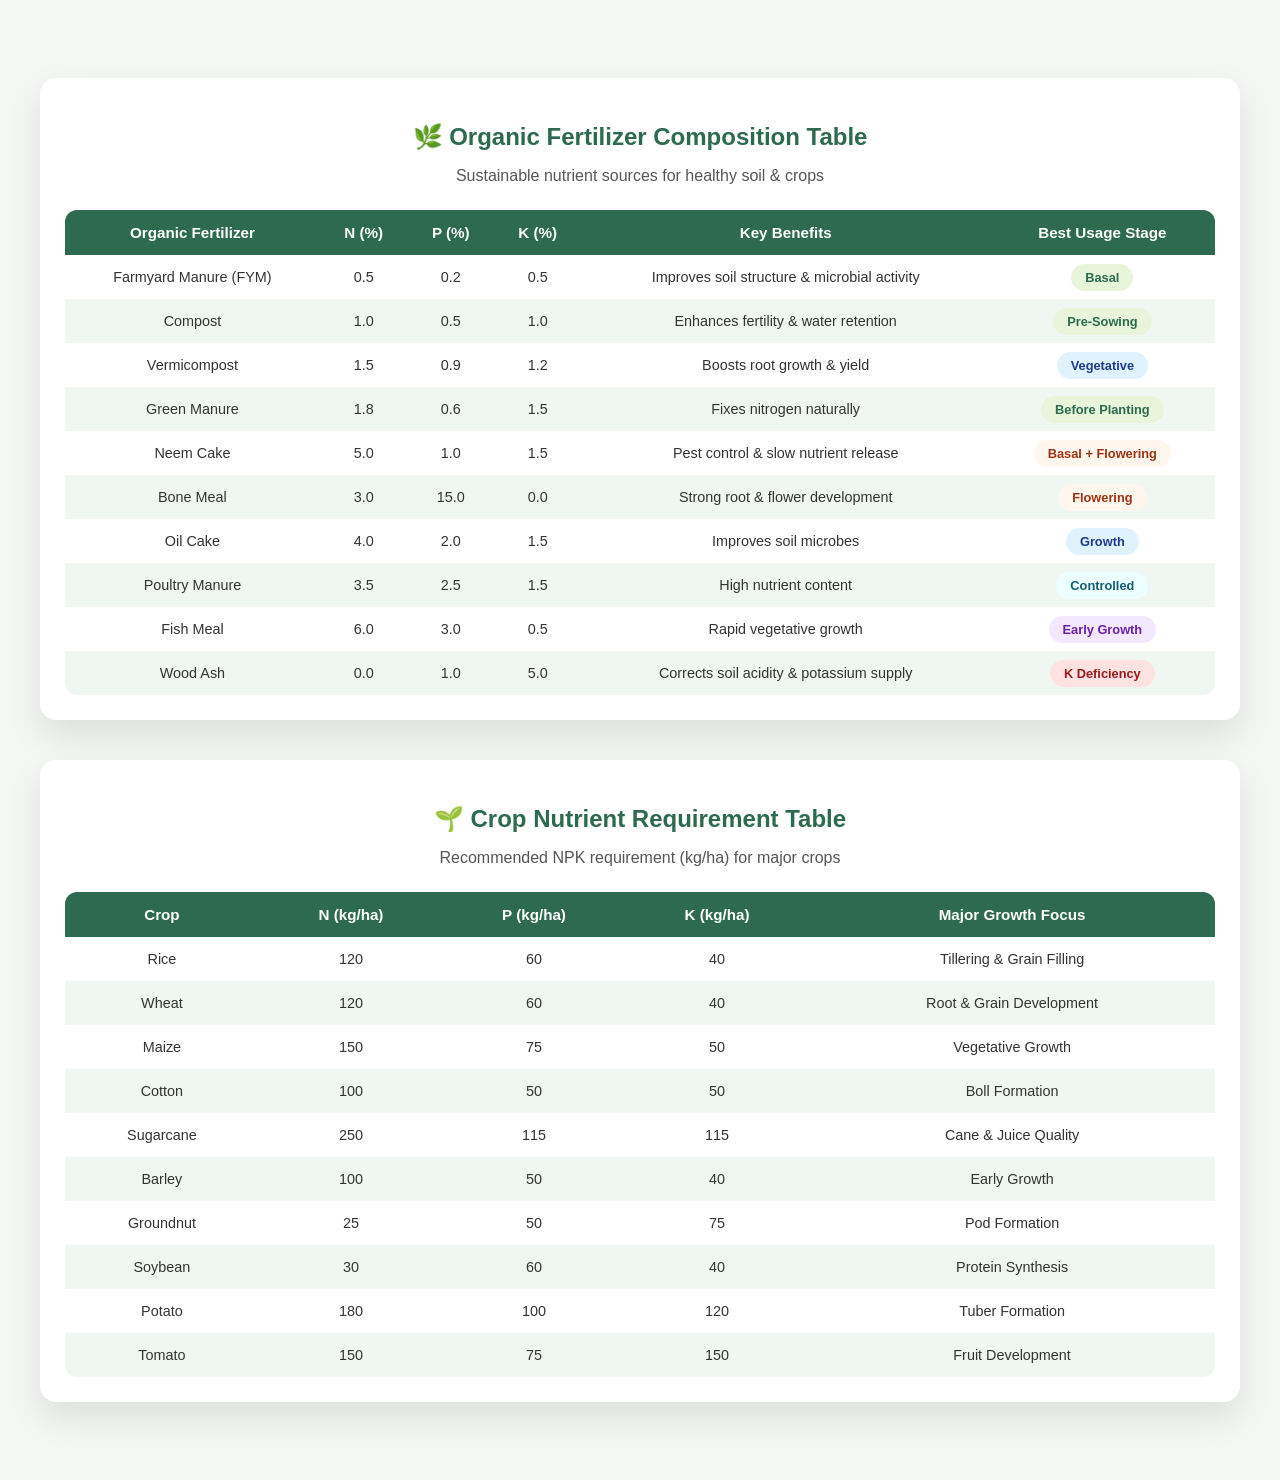
<file: templates/crop_details.html>
<!DOCTYPE html>
<html lang="en">

<head>
  <meta charset="UTF-8">
  <title>Agriculture Nutrient Reference</title>

  <style>
    body {
      font-family: "Outfit", Arial, sans-serif;
      background: #f4f7f4;
      padding: 30px;
    }

    /* CONTAINER */
    .table-box {
      max-width: 1150px;
      margin: 40px auto;
      background: #ffffff;
      padding: 25px;
      border-radius: 16px;
      box-shadow: 0 15px 35px rgba(0, 0, 0, 0.1);
    }

    .table-box h2 {
      text-align: center;
      color: #2d6a4f;
      margin-bottom: 8px;
    }

    .table-box p {
      text-align: center;
      color: #555;
      margin-bottom: 25px;
    }

    /* TABLE */
    table {
      width: 100%;
      border-collapse: collapse;
      border-radius: 12px;
      overflow: hidden;
    }

    thead {
      background: #2d6a4f;
      color: #fff;
    }

    th,
    td {
      padding: 14px 12px;
      text-align: center;
    }

    th {
      font-size: 0.95rem;
      font-weight: 600;
    }

    td {
      font-size: 0.9rem;
      color: #333;
    }

    tbody tr:nth-child(even) {
      background: #f0f7f2;
    }

    tbody tr:hover {
      background: #d8f3dc;
      transition: 0.2s ease;
    }

    /* BADGES */
    .badge {
      padding: 6px 14px;
      border-radius: 20px;
      font-size: 0.8rem;
      font-weight: 600;
    }

    .basal {
      background: #e9f5db;
      color: #2d6a4f
    }

    .growth {
      background: #e0f2fe;
      color: #1e3a8a
    }

    .flower {
      background: #fff7ed;
      color: #9a3412
    }

    .early {
      background: #f3e8ff;
      color: #6b21a8
    }

    .deficiency {
      background: #fee2e2;
      color: #991b1b
    }

    .control {
      background: #ecfeff;
      color: #155e75
    }

    @media(max-width:768px) {

      th,
      td {
        font-size: 0.8rem
      }
    }
  </style>
</head>

<body>

  <!-- ================= ORGANIC FERTILIZER TABLE ================= -->
  <div class="table-box">
    <h2>🌿 Organic Fertilizer Composition Table</h2>
    <p>Sustainable nutrient sources for healthy soil & crops</p>

    <table>
      <thead>
        <tr>
          <th>Organic Fertilizer</th>
          <th>N (%)</th>
          <th>P (%)</th>
          <th>K (%)</th>
          <th>Key Benefits</th>
          <th>Best Usage Stage</th>
        </tr>
      </thead>

      <tbody>
        <tr>
          <td>Farmyard Manure (FYM)</td>
          <td>0.5</td>
          <td>0.2</td>
          <td>0.5</td>
          <td>Improves soil structure & microbial activity</td>
          <td><span class="badge basal">Basal</span></td>
        </tr>

        <tr>
          <td>Compost</td>
          <td>1.0</td>
          <td>0.5</td>
          <td>1.0</td>
          <td>Enhances fertility & water retention</td>
          <td><span class="badge basal">Pre-Sowing</span></td>
        </tr>

        <tr>
          <td>Vermicompost</td>
          <td>1.5</td>
          <td>0.9</td>
          <td>1.2</td>
          <td>Boosts root growth & yield</td>
          <td><span class="badge growth">Vegetative</span></td>
        </tr>

        <tr>
          <td>Green Manure</td>
          <td>1.8</td>
          <td>0.6</td>
          <td>1.5</td>
          <td>Fixes nitrogen naturally</td>
          <td><span class="badge basal">Before Planting</span></td>
        </tr>

        <tr>
          <td>Neem Cake</td>
          <td>5.0</td>
          <td>1.0</td>
          <td>1.5</td>
          <td>Pest control & slow nutrient release</td>
          <td><span class="badge flower">Basal + Flowering</span></td>
        </tr>

        <tr>
          <td>Bone Meal</td>
          <td>3.0</td>
          <td>15.0</td>
          <td>0.0</td>
          <td>Strong root & flower development</td>
          <td><span class="badge flower">Flowering</span></td>
        </tr>

        <tr>
          <td>Oil Cake</td>
          <td>4.0</td>
          <td>2.0</td>
          <td>1.5</td>
          <td>Improves soil microbes</td>
          <td><span class="badge growth">Growth</span></td>
        </tr>

        <tr>
          <td>Poultry Manure</td>
          <td>3.5</td>
          <td>2.5</td>
          <td>1.5</td>
          <td>High nutrient content</td>
          <td><span class="badge control">Controlled</span></td>
        </tr>

        <tr>
          <td>Fish Meal</td>
          <td>6.0</td>
          <td>3.0</td>
          <td>0.5</td>
          <td>Rapid vegetative growth</td>
          <td><span class="badge early">Early Growth</span></td>
        </tr>

        <tr>
          <td>Wood Ash</td>
          <td>0.0</td>
          <td>1.0</td>
          <td>5.0</td>
          <td>Corrects soil acidity & potassium supply</td>
          <td><span class="badge deficiency">K Deficiency</span></td>
        </tr>
      </tbody>
    </table>
  </div>

  <!-- ================= CROP NUTRIENT TABLE ================= -->
  <div class="table-box">
    <h2>🌱 Crop Nutrient Requirement Table</h2>
    <p>Recommended NPK requirement (kg/ha) for major crops</p>

    <table>
      <thead>
        <tr>
          <th>Crop</th>
          <th>N (kg/ha)</th>
          <th>P (kg/ha)</th>
          <th>K (kg/ha)</th>
          <th>Major Growth Focus</th>
        </tr>
      </thead>

      <tbody>
        <tr>
          <td>Rice</td>
          <td>120</td>
          <td>60</td>
          <td>40</td>
          <td>Tillering & Grain Filling</td>
        </tr>
        <tr>
          <td>Wheat</td>
          <td>120</td>
          <td>60</td>
          <td>40</td>
          <td>Root & Grain Development</td>
        </tr>
        <tr>
          <td>Maize</td>
          <td>150</td>
          <td>75</td>
          <td>50</td>
          <td>Vegetative Growth</td>
        </tr>
        <tr>
          <td>Cotton</td>
          <td>100</td>
          <td>50</td>
          <td>50</td>
          <td>Boll Formation</td>
        </tr>
        <tr>
          <td>Sugarcane</td>
          <td>250</td>
          <td>115</td>
          <td>115</td>
          <td>Cane & Juice Quality</td>
        </tr>
        <tr>
          <td>Barley</td>
          <td>100</td>
          <td>50</td>
          <td>40</td>
          <td>Early Growth</td>
        </tr>
        <tr>
          <td>Groundnut</td>
          <td>25</td>
          <td>50</td>
          <td>75</td>
          <td>Pod Formation</td>
        </tr>
        <tr>
          <td>Soybean</td>
          <td>30</td>
          <td>60</td>
          <td>40</td>
          <td>Protein Synthesis</td>
        </tr>
        <tr>
          <td>Potato</td>
          <td>180</td>
          <td>100</td>
          <td>120</td>
          <td>Tuber Formation</td>
        </tr>
        <tr>
          <td>Tomato</td>
          <td>150</td>
          <td>75</td>
          <td>150</td>
          <td>Fruit Development</td>
        </tr>
      </tbody>
    </table>
  </div>

</body>

</html>
</file>
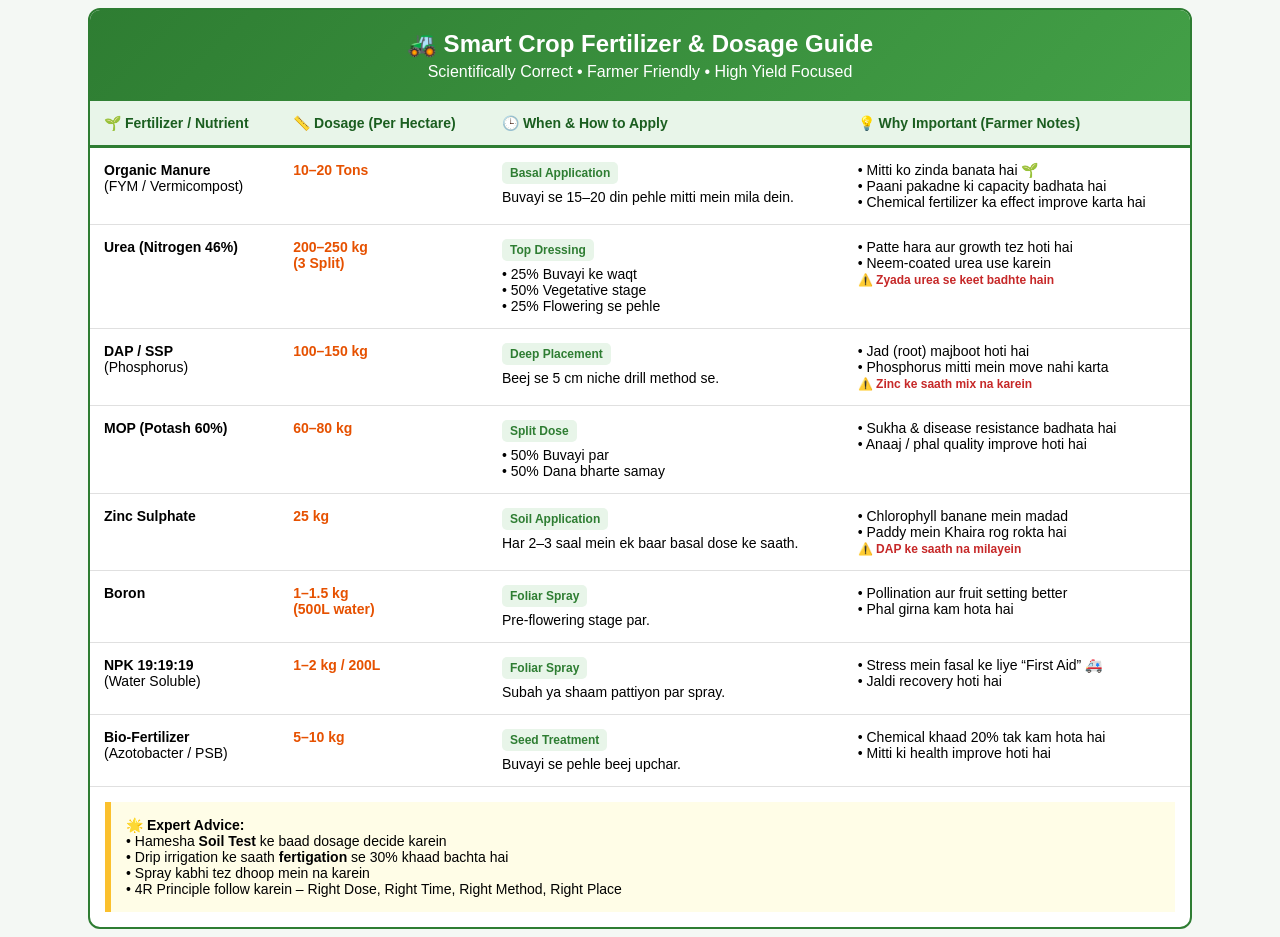
<file: templates/fertilizer_dosage.html>
<!DOCTYPE html>
<html lang="hi">

<head>
  <meta charset="UTF-8">
  <title>Crop Nutrition Guide</title>
  <style>
    body {
      font-family: 'Segoe UI', Arial, sans-serif;
      background: #f4f8f4;
    }

    .agri-box {
      max-width: 1100px;
      margin: auto;
      background: #ffffff;
      border: 2px solid #2e7d32;
      border-radius: 12px;
      overflow: hidden;
    }

    .header {
      background: linear-gradient(135deg, #2e7d32, #43a047);
      color: white;
      text-align: center;
      padding: 20px;
    }

    .header h2 {
      margin: 0;
    }

    .header p {
      margin: 5px 0 0;
    }

    table {
      width: 100%;
      border-collapse: collapse;
      font-size: 14px;
    }

    th {
      background: #e8f5e9;
      color: #1b5e20;
      padding: 14px;
      border-bottom: 3px solid #2e7d32;
      text-align: left;
    }

    td {
      padding: 14px;
      border-bottom: 1px solid #e0e0e0;
      vertical-align: top;
    }

    .badge {
      display: inline-block;
      background: #e8f5e9;
      color: #2e7d32;
      padding: 4px 8px;
      border-radius: 5px;
      font-weight: bold;
      font-size: 12px;
      margin-bottom: 5px;
    }

    .dose {
      color: #e65100;
      font-weight: bold;
    }

    .warn {
      color: #c62828;
      font-weight: bold;
      font-size: 12px;
    }

    .tip-box {
      background: #fffde7;
      padding: 15px;
      border-left: 6px solid #fbc02d;
      margin: 15px;
      font-size: 14px;
    }
  </style>
</head>

<body>

  <div class="agri-box">

    <div class="header">
      <h2>🚜 Smart Crop Fertilizer & Dosage Guide</h2>
      <p>Scientifically Correct • Farmer Friendly • High Yield Focused</p>
    </div>

    <table>
      <thead>
        <tr>
          <th>🌱 Fertilizer / Nutrient</th>
          <th>📏 Dosage (Per Hectare)</th>
          <th>🕒 When & How to Apply</th>
          <th>💡 Why Important (Farmer Notes)</th>
        </tr>
      </thead>

      <tbody>

        <tr>
          <td>
            <b>Organic Manure</b><br>
            (FYM / Vermicompost)
          </td>
          <td class="dose">10–20 Tons</td>
          <td>
            <span class="badge">Basal Application</span><br>
            Buvayi se 15–20 din pehle mitti mein mila dein.
          </td>
          <td>
            • Mitti ko zinda banata hai 🌱<br>
            • Paani pakadne ki capacity badhata hai<br>
            • Chemical fertilizer ka effect improve karta hai
          </td>
        </tr>

        <tr>
          <td>
            <b>Urea (Nitrogen 46%)</b>
          </td>
          <td class="dose">200–250 kg<br>(3 Split)</td>
          <td>
            <span class="badge">Top Dressing</span><br>
            • 25% Buvayi ke waqt<br>
            • 50% Vegetative stage<br>
            • 25% Flowering se pehle
          </td>
          <td>
            • Patte hara aur growth tez hoti hai<br>
            • Neem-coated urea use karein<br>
            <span class="warn">⚠️ Zyada urea se keet badhte hain</span>
          </td>
        </tr>

        <tr>
          <td>
            <b>DAP / SSP</b><br>
            (Phosphorus)
          </td>
          <td class="dose">100–150 kg</td>
          <td>
            <span class="badge">Deep Placement</span><br>
            Beej se 5 cm niche drill method se.
          </td>
          <td>
            • Jad (root) majboot hoti hai<br>
            • Phosphorus mitti mein move nahi karta<br>
            <span class="warn">⚠️ Zinc ke saath mix na karein</span>
          </td>
        </tr>

        <tr>
          <td>
            <b>MOP (Potash 60%)</b>
          </td>
          <td class="dose">60–80 kg</td>
          <td>
            <span class="badge">Split Dose</span><br>
            • 50% Buvayi par<br>
            • 50% Dana bharte samay
          </td>
          <td>
            • Sukha & disease resistance badhata hai<br>
            • Anaaj / phal quality improve hoti hai
          </td>
        </tr>

        <tr>
          <td>
            <b>Zinc Sulphate</b>
          </td>
          <td class="dose">25 kg</td>
          <td>
            <span class="badge">Soil Application</span><br>
            Har 2–3 saal mein ek baar basal dose ke saath.
          </td>
          <td>
            • Chlorophyll banane mein madad<br>
            • Paddy mein Khaira rog rokta hai<br>
            <span class="warn">⚠️ DAP ke saath na milayein</span>
          </td>
        </tr>

        <tr>
          <td>
            <b>Boron</b>
          </td>
          <td class="dose">1–1.5 kg<br>(500L water)</td>
          <td>
            <span class="badge">Foliar Spray</span><br>
            Pre-flowering stage par.
          </td>
          <td>
            • Pollination aur fruit setting better<br>
            • Phal girna kam hota hai
          </td>
        </tr>

        <tr>
          <td>
            <b>NPK 19:19:19</b><br>
            (Water Soluble)
          </td>
          <td class="dose">1–2 kg / 200L</td>
          <td>
            <span class="badge">Foliar Spray</span><br>
            Subah ya shaam pattiyon par spray.
          </td>
          <td>
            • Stress mein fasal ke liye “First Aid” 🚑<br>
            • Jaldi recovery hoti hai
          </td>
        </tr>

        <tr>
          <td>
            <b>Bio-Fertilizer</b><br>
            (Azotobacter / PSB)
          </td>
          <td class="dose">5–10 kg</td>
          <td>
            <span class="badge">Seed Treatment</span><br>
            Buvayi se pehle beej upchar.
          </td>
          <td>
            • Chemical khaad 20% tak kam hota hai<br>
            • Mitti ki health improve hoti hai
          </td>
        </tr>

      </tbody>
    </table>

    <div class="tip-box">
      <b>🌟 Expert Advice:</b><br>
      • Hamesha <b>Soil Test</b> ke baad dosage decide karein<br>
      • Drip irrigation ke saath <b>fertigation</b> se 30% khaad bachta hai<br>
      • Spray kabhi tez dhoop mein na karein<br>
      • 4R Principle follow karein – Right Dose, Right Time, Right Method, Right Place
    </div>

  </div>

</body>

</html>
</file>
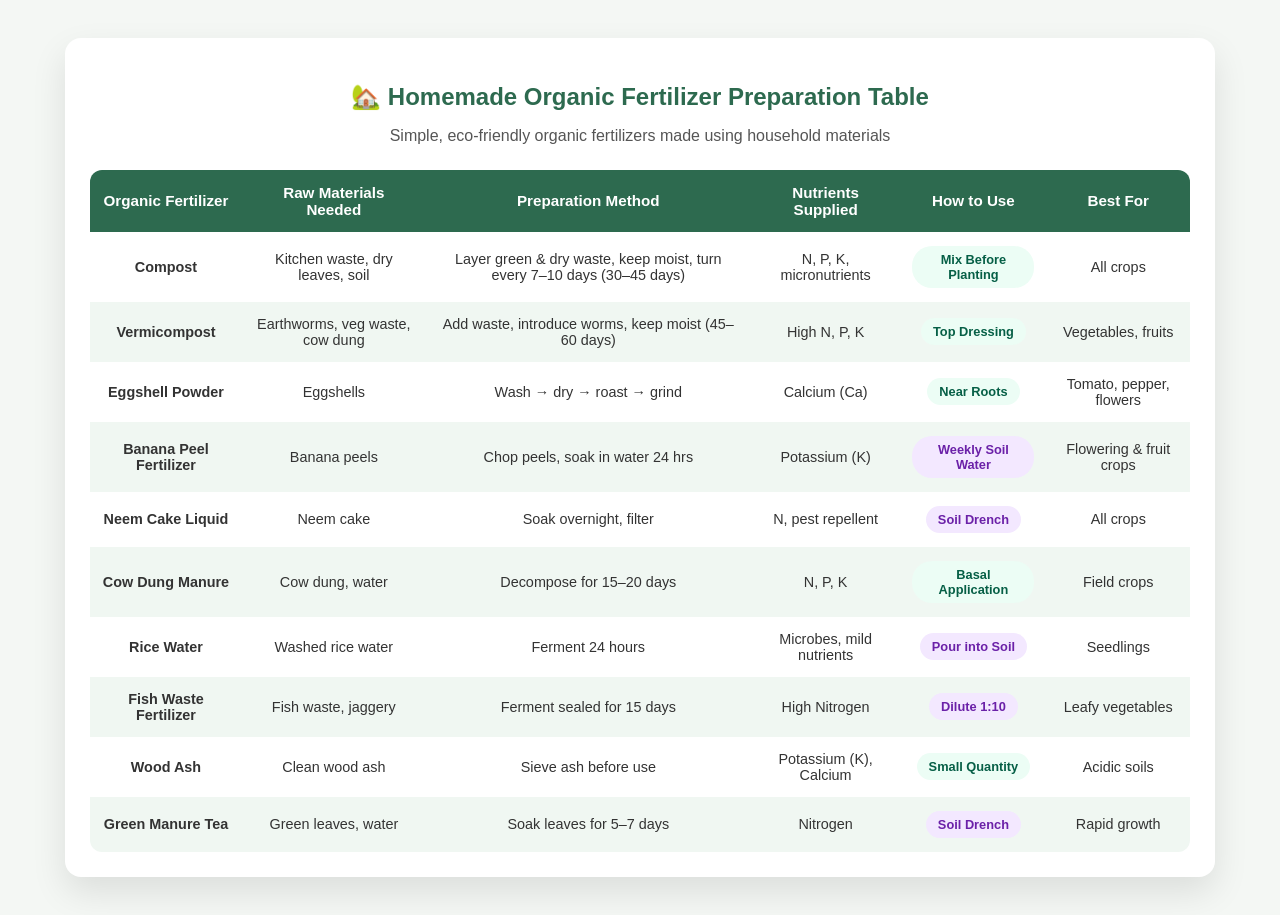
<file: templates/homemade_fert.html>
<!DOCTYPE html>
<html lang="en">

<head>
  <meta charset="UTF-8">
  <title>Homemade Organic Fertilizers</title>

  <style>
    body {
      font-family: "Outfit", Arial, sans-serif;
      background: #f4f7f4;
      padding: 30px;
    }

    /* ===== CONTAINER ===== */
    .organic-container {
      max-width: 1100px;
      margin: auto;
      background: #ffffff;
      padding: 25px;
      border-radius: 16px;
      box-shadow: 0 15px 35px rgba(0, 0, 0, 0.1);
    }

    .organic-container h2 {
      text-align: center;
      color: #2d6a4f;
      margin-bottom: 8px;
    }

    .organic-container p {
      text-align: center;
      color: #555;
      margin-bottom: 25px;
    }

    /* ===== TABLE ===== */
    table {
      width: 100%;
      border-collapse: collapse;
      border-radius: 12px;
      overflow: hidden;
    }

    thead {
      background: #2d6a4f;
      color: #ffffff;
    }

    th,
    td {
      padding: 14px 12px;
      text-align: center;
    }

    th {
      font-size: 0.95rem;
      font-weight: 600;
    }

    td {
      font-size: 0.9rem;
      color: #333;
    }

    tbody tr:nth-child(even) {
      background: #f0f7f2;
    }

    tbody tr:hover {
      background: #d8f3dc;
      transition: 0.2s ease;
    }

    /* ===== BADGES ===== */
    .badge {
      padding: 6px 12px;
      border-radius: 20px;
      font-size: 0.8rem;
      font-weight: 600;
      display: inline-block;
    }

    .soil {
      background: #ecfdf5;
      color: #065f46
    }

    .liquid {
      background: #f3e8ff;
      color: #6b21a8
    }

    .easy {
      background: #e9f5db;
      color: #2d6a4f
    }

    .medium {
      background: #e0f2fe;
      color: #1e3a8a
    }

    .high {
      background: #fff7ed;
      color: #9a3412
    }

    /* ===== RESPONSIVE ===== */
    @media(max-width:768px) {

      th,
      td {
        font-size: 0.8rem
      }
    }
  </style>
</head>

<body>

  <div class="organic-container">

    <h2>🏡 Homemade Organic Fertilizer Preparation Table</h2>
    <p>Simple, eco-friendly organic fertilizers made using household materials</p>

    <table>
      <thead>
        <tr>
          <th>Organic Fertilizer</th>
          <th>Raw Materials Needed</th>
          <th>Preparation Method</th>
          <th>Nutrients Supplied</th>
          <th>How to Use</th>
          <th>Best For</th>
        </tr>
      </thead>

      <tbody>
        <tr>
          <td><b>Compost</b></td>
          <td>Kitchen waste, dry leaves, soil</td>
          <td>Layer green & dry waste, keep moist, turn every 7–10 days (30–45 days)</td>
          <td>N, P, K, micronutrients</td>
          <td><span class="badge soil">Mix Before Planting</span></td>
          <td>All crops</td>
        </tr>

        <tr>
          <td><b>Vermicompost</b></td>
          <td>Earthworms, veg waste, cow dung</td>
          <td>Add waste, introduce worms, keep moist (45–60 days)</td>
          <td>High N, P, K</td>
          <td><span class="badge soil">Top Dressing</span></td>
          <td>Vegetables, fruits</td>
        </tr>

        <tr>
          <td><b>Eggshell Powder</b></td>
          <td>Eggshells</td>
          <td>Wash → dry → roast → grind</td>
          <td>Calcium (Ca)</td>
          <td><span class="badge soil">Near Roots</span></td>
          <td>Tomato, pepper, flowers</td>
        </tr>

        <tr>
          <td><b>Banana Peel Fertilizer</b></td>
          <td>Banana peels</td>
          <td>Chop peels, soak in water 24 hrs</td>
          <td>Potassium (K)</td>
          <td><span class="badge liquid">Weekly Soil Water</span></td>
          <td>Flowering & fruit crops</td>
        </tr>

        <tr>
          <td><b>Neem Cake Liquid</b></td>
          <td>Neem cake</td>
          <td>Soak overnight, filter</td>
          <td>N, pest repellent</td>
          <td><span class="badge liquid">Soil Drench</span></td>
          <td>All crops</td>
        </tr>

        <tr>
          <td><b>Cow Dung Manure</b></td>
          <td>Cow dung, water</td>
          <td>Decompose for 15–20 days</td>
          <td>N, P, K</td>
          <td><span class="badge soil">Basal Application</span></td>
          <td>Field crops</td>
        </tr>

        <tr>
          <td><b>Rice Water</b></td>
          <td>Washed rice water</td>
          <td>Ferment 24 hours</td>
          <td>Microbes, mild nutrients</td>
          <td><span class="badge liquid">Pour into Soil</span></td>
          <td>Seedlings</td>
        </tr>

        <tr>
          <td><b>Fish Waste Fertilizer</b></td>
          <td>Fish waste, jaggery</td>
          <td>Ferment sealed for 15 days</td>
          <td>High Nitrogen</td>
          <td><span class="badge liquid">Dilute 1:10</span></td>
          <td>Leafy vegetables</td>
        </tr>

        <tr>
          <td><b>Wood Ash</b></td>
          <td>Clean wood ash</td>
          <td>Sieve ash before use</td>
          <td>Potassium (K), Calcium</td>
          <td><span class="badge soil">Small Quantity</span></td>
          <td>Acidic soils</td>
        </tr>

        <tr>
          <td><b>Green Manure Tea</b></td>
          <td>Green leaves, water</td>
          <td>Soak leaves for 5–7 days</td>
          <td>Nitrogen</td>
          <td><span class="badge liquid">Soil Drench</span></td>
          <td>Rapid growth</td>
        </tr>
      </tbody>
    </table>

  </div>

</body>

</html>
</file>
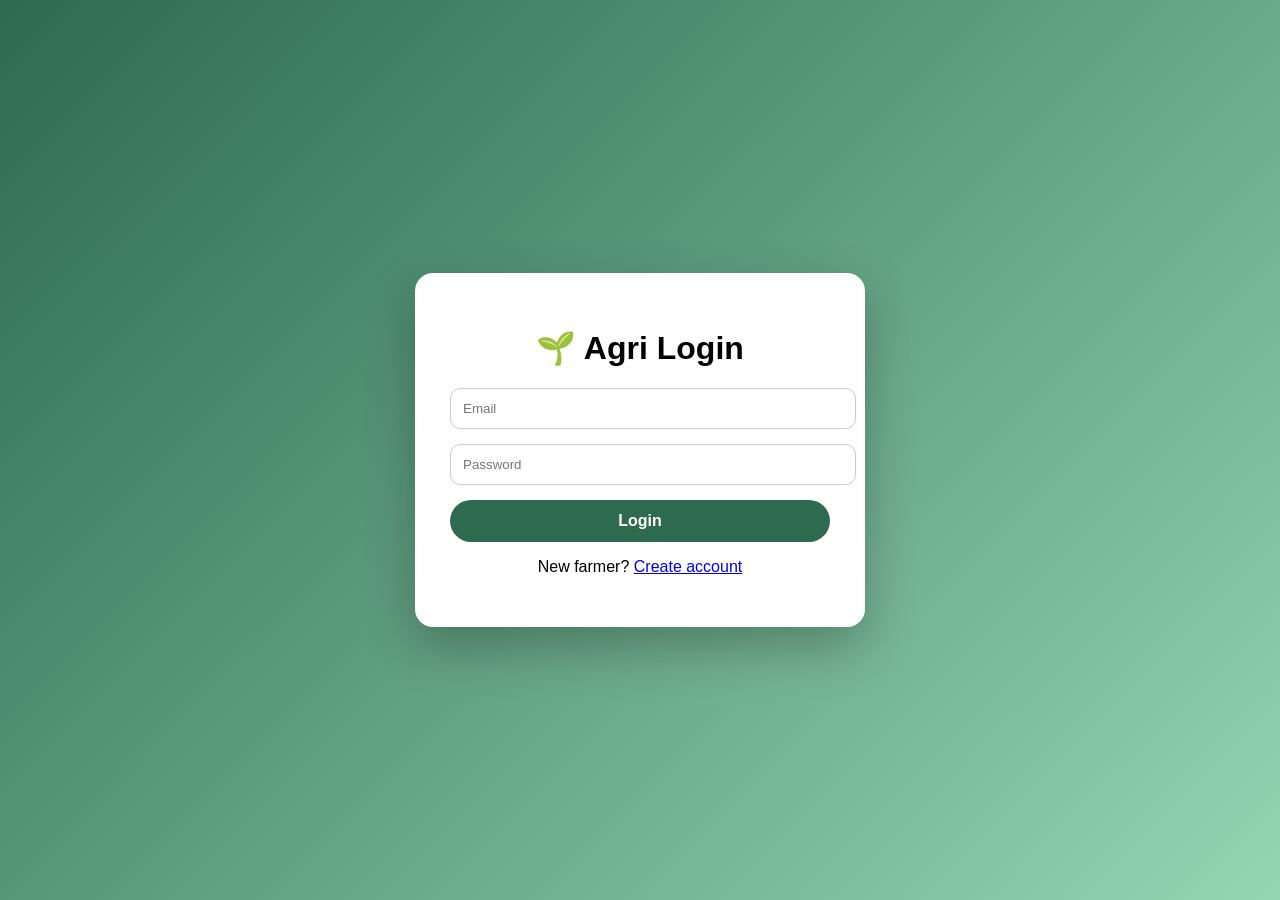
<file: templates/login.html>
<!DOCTYPE html>
<html lang="en">

<head>
  <meta charset="UTF-8">
  <title>Agri Login</title>
  <style>
    body {
      margin: 0;
      height: 100vh;
      display: flex;
      justify-content: center;
      align-items: center;
      background: linear-gradient(135deg, #2d6a4f, #95d5b2);
      font-family: "Segoe UI", sans-serif;
    }

    .login-box {
      background: #fff;
      width: 380px;
      padding: 35px;
      border-radius: 18px;
      box-shadow: 0 20px 50px rgba(0, 0, 0, .25);
      text-align: center;
    }

    input {
      width: 100%;
      padding: 12px;
      margin-bottom: 15px;
      border-radius: 10px;
      border: 1px solid #ccc;
    }

    button {
      width: 100%;
      padding: 12px;
      background: #2d6a4f;
      border: none;
      border-radius: 25px;
      color: #fff;
      font-size: 1rem;
      font-weight: 600;
    }
  </style>
</head>

<body>
  <div class="login-box">
    <h1>🌱 Agri Login</h1>

    <form method="POST" action="/login">
      <input type="email" name="email" placeholder="Email" required>
      <input type="password" name="password" placeholder="Password" required>
      <button type="submit">Login</button>
    </form>

    <p>New farmer? <a href="/signup">Create account</a></p>
  </div>
</body>

</html>
</file>
